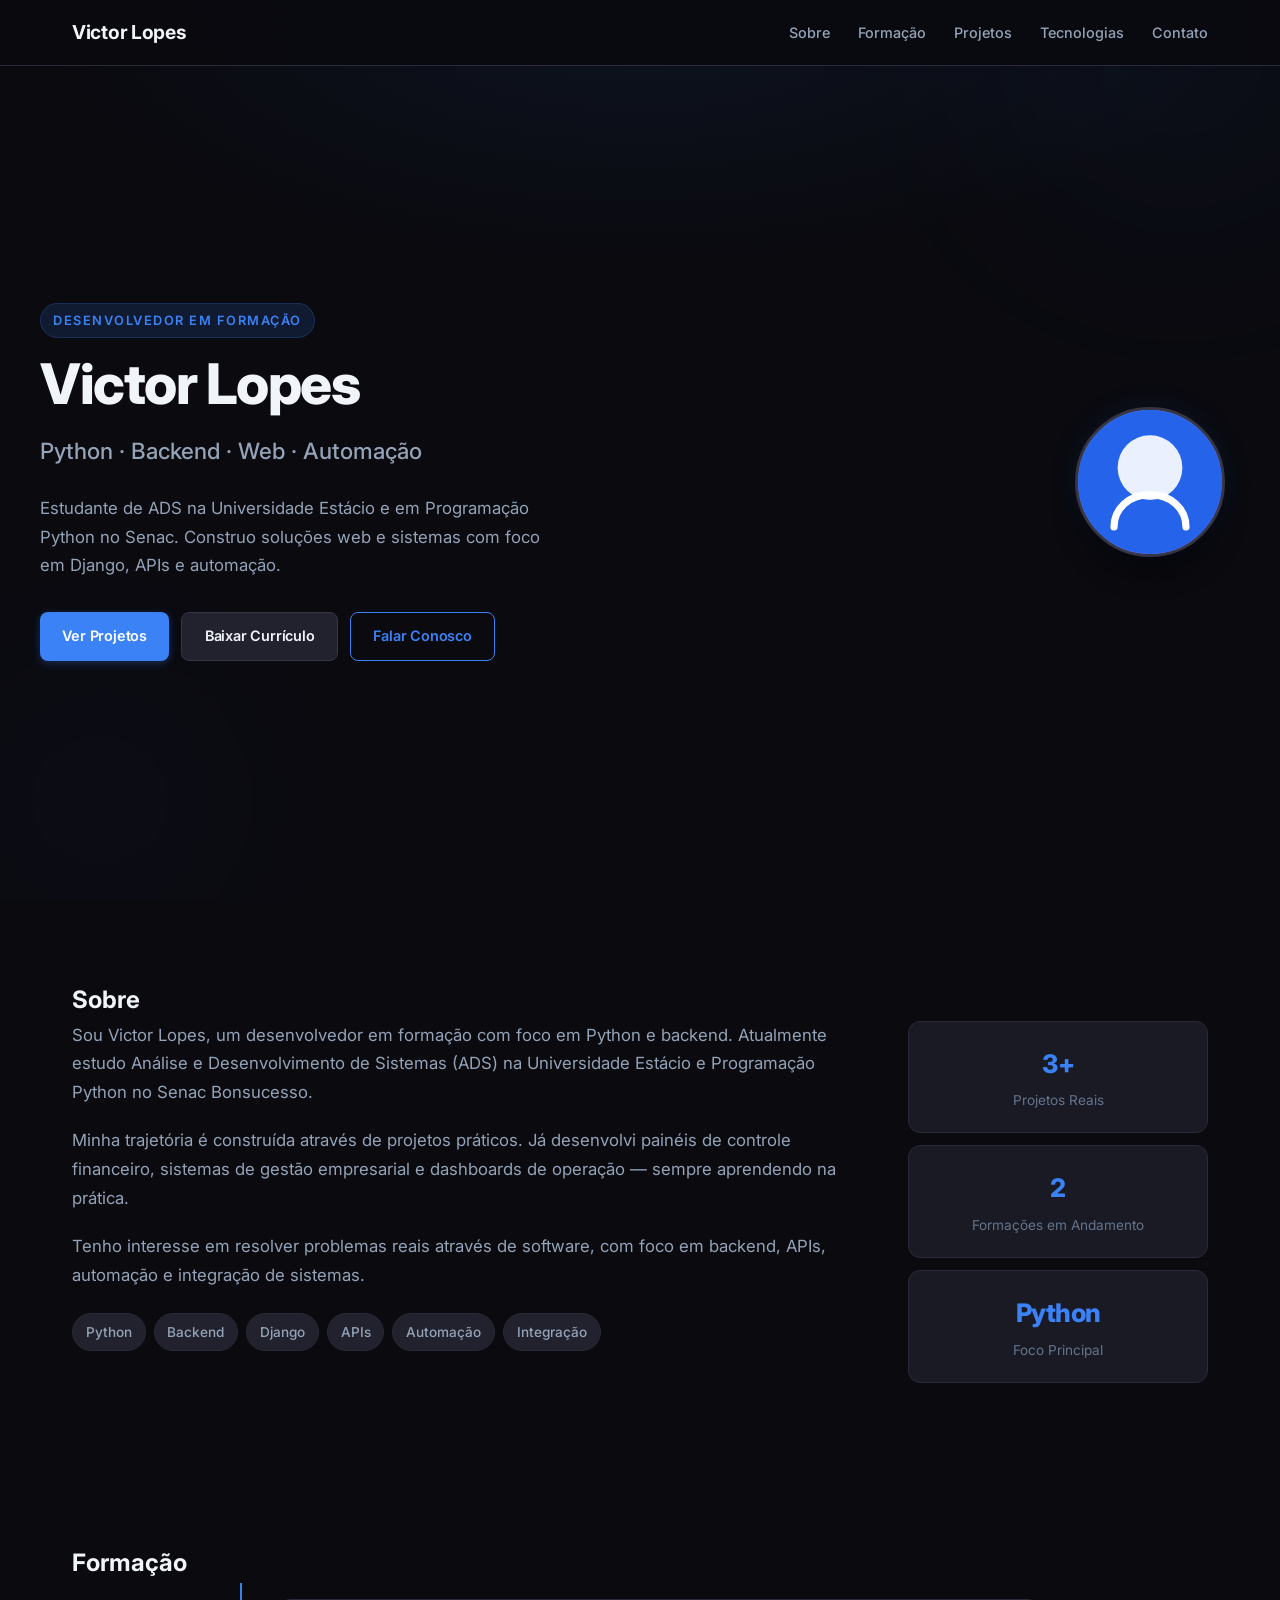
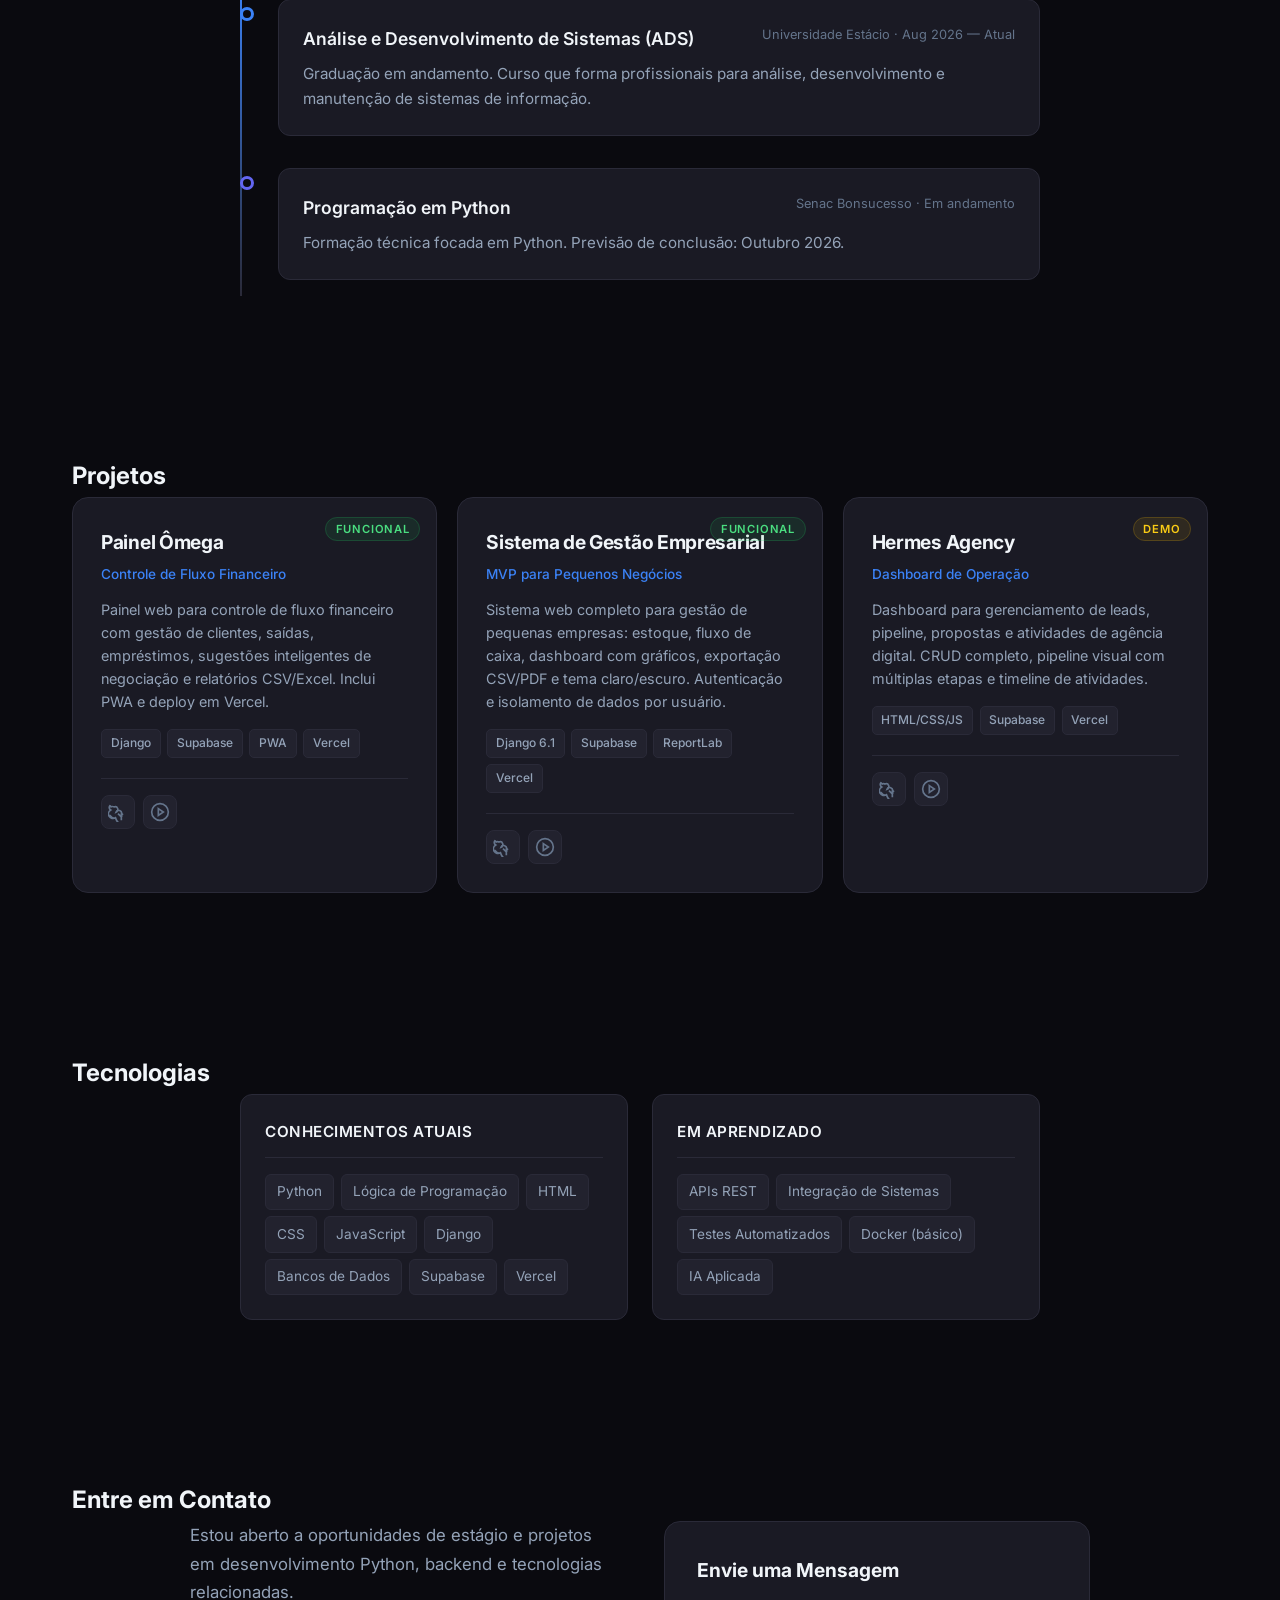
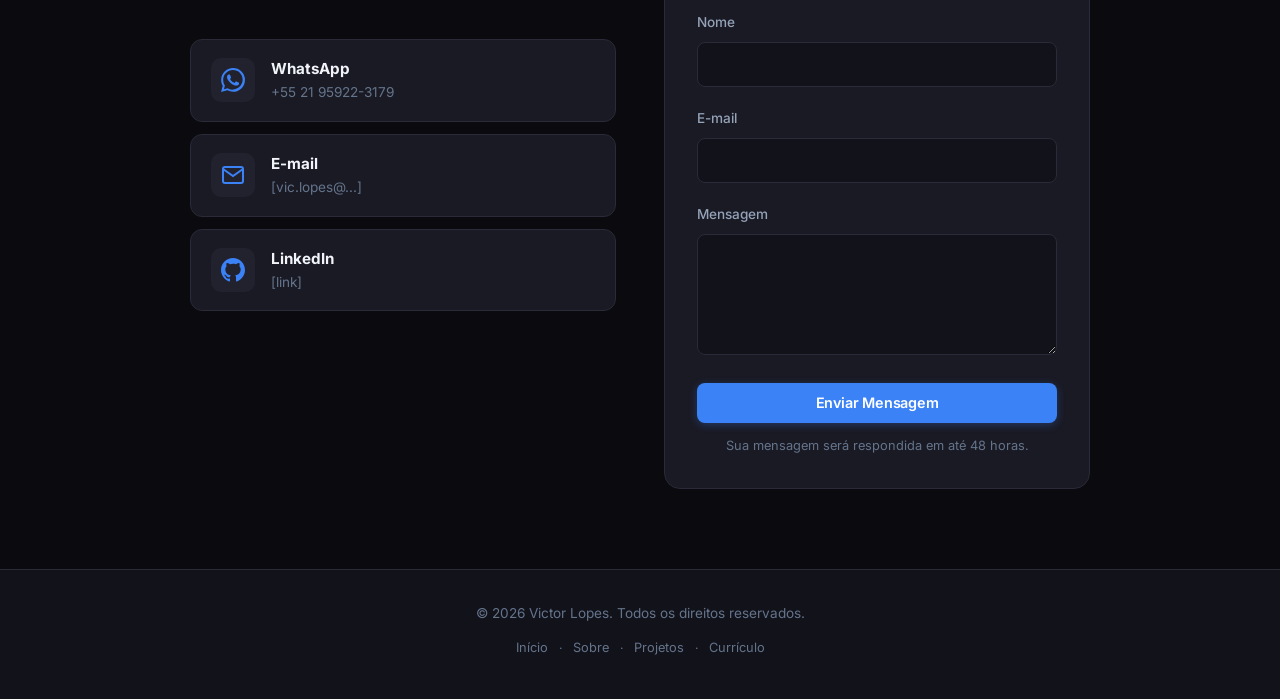
<file: index.html>
<!DOCTYPE html>
<html lang="pt-BR">
<head>
    <meta charset="UTF-8">
    <meta name="viewport" content="width=device-width, initial-scale=1.0">
    <title>Victor Lopes — Desenvolvedor em Formação</title>
    <link rel="stylesheet" href="styles.css">
    <link rel="preconnect" href="https://fonts.googleapis.com">
    <link rel="preconnect" href="https://fonts.gstatic.com" crossorigin>
    <link href="https://fonts.googleapis.com/css2?family=Inter:wght@400;500;600;700;800&display=swap" rel="stylesheet">
</head>
<body>
    <header class="header">
        <nav class="navbar">
            <a href="#hero" class="logo">Victor Lopes</a>
            <button class="menu-toggle" aria-label="Abrir menu">
                <span></span>
                <span></span>
                <span></span>
            </button>
            <ul class="nav-links">
                <li><a href="#sobre">Sobre</a></li>
                <li><a href="#formacao">Formação</a></li>
                <li><a href="#projetos">Projetos</a></li>
                <li><a href="#tecnologias">Tecnologias</a></li>
                <li><a href="#contato" class="btn-cta">Contato</a></li>
            </ul>
        </nav>
    </header>

    <main>
        <!-- HERO -->
        <section id="hero" class="hero">
            <div class="hero-content">
                <div class="hero-text">
                    <p class="hero-label">Desenvolvedor em Formação</p>
                    <h1 class="hero-title">Victor Lopes</h1>
                    <p class="hero-subtitle">
                        Python · Backend · Web · Automação
                    </p>
                    <p class="hero-description">
                        Estudante de ADS na Universidade Estácio e em Programação Python no Senac.
                        Construo soluções web e sistemas com foco em Django, APIs e automação.
                    </p>
                    <div class="hero-actions">
                        <a href="#projetos" class="btn btn-primary">Ver Projetos</a>
                        <a href="resume/curriculo_victor_lopes.pdf" download class="btn btn-secondary">
                            Baixar Currículo
                        </a>
                        <a href="#contato" class="btn btn-outline">Falar Conosco</a>
                    </div>
                </div>
                <div class="hero-visual">
                    <div class="avatar-placeholder">
                        <svg width="80" height="80" viewBox="0 0 80 80" fill="none" xmlns="http://www.w3.org/2000/svg">
                            <circle cx="40" cy="40" r="40" fill="#2563eb"/>
                            <circle cx="40" cy="32" r="18" fill="white" fill-opacity="0.9"/>
                            <path d="M20 65C20 55.06 28.06 47 40 47C51.94 47 60 55.06 60 65" stroke="white" stroke-width="4" stroke-linecap="round"/>
                        </svg>
                    </div>
                </div>
            </div>
            <div class="hero-decoration">
                <div class="glow glow-1"></div>
                <div class="glow glow-2"></div>
            </div>
        </section>

        <!-- SOBRE -->
        <section id="sobre" class="section">
            <div class="container">
                <h2 class="section-title">Sobre</h2>
                <div class="about-grid">
                    <div class="about-text">
                        <p>
                            Sou Victor Lopes, um desenvolvedor em formação com foco em Python e 
                            backend. Atualmente estudo Análise e Desenvolvimento de Sistemas (ADS) 
                            na Universidade Estácio e Programação Python no Senac Bonsucesso.
                        </p>
                        <p>
                            Minha trajetória é construída através de projetos práticos. Já desenvolvi 
                            painéis de controle financeiro, sistemas de gestão empresarial e dashboards 
                            de operação — sempre aprendendo na prática.
                        </p>
                        <p>
                            Tenho interesse em resolver problemas reais através de software, com 
                            foco em backend, APIs, automação e integração de sistemas.
                        </p>
                        <div class="interest-tags">
                            <span class="tag">Python</span>
                            <span class="tag">Backend</span>
                            <span class="tag">Django</span>
                            <span class="tag">APIs</span>
                            <span class="tag">Automação</span>
                            <span class="tag">Integração</span>
                        </div>
                    </div>
                    <div class="about-stats">
                        <div class="stat-card">
                            <div class="stat-number">3+</div>
                            <div class="stat-label">Projetos Reais</div>
                        </div>
                        <div class="stat-card">
                            <div class="stat-number">2</div>
                            <div class="stat-label">Formações em Andamento</div>
                        </div>
                        <div class="stat-card">
                            <div class="stat-number">Python</div>
                            <div class="stat-label">Foco Principal</div>
                        </div>
                    </div>
                </div>
            </div>
        </section>

        <!-- FORMAÇÃO -->
        <section id="formacao" class="section">
            <div class="container">
                <h2 class="section-title">Formação</h2>
                <div class="timeline">
                    <div class="timeline-item">
                        <div class="timeline-marker"></div>
                        <div class="timeline-content">
                            <div class="timeline-header">
                                <h3>Análise e Desenvolvimento de Sistemas (ADS)</h3>
                                <span class="timeline-meta">Universidade Estácio · Aug 2026 — Atual</span>
                            </div>
                            <p class="timeline-description">
                                Graduação em andamento. Curso que forma profissionais para análise, 
                                desenvolvimento e manutenção de sistemas de informação.
                            </p>
                        </div>
                    </div>
                    <div class="timeline-item">
                        <div class="timeline-marker"></div>
                        <div class="timeline-content">
                            <div class="timeline-header">
                                <h3>Programação em Python</h3>
                                <span class="timeline-meta">Senac Bonsucesso · Em andamento</span>
                            </div>
                            <p class="timeline-description">
                                Formação técnica focada em Python. Previsão de conclusão: Outubro 2026.
                            </p>
                        </div>
                    </div>
                </div>
            </div>
        </section>

        <!-- PROJETOS -->
        <section id="projetos" class="section">
            <div class="container">
                <h2 class="section-title">Projetos</h2>
                <div class="projects-grid">
                    <article class="project-card">
                        <div class="project-header">
                            <span class="project-status status-functional">Funcional</span>
                        </div>
                        <h3>Painel Ômega</h3>
                        <p class="project-type">Controle de Fluxo Financeiro</p>
                        <p class="project-description">
                            Painel web para controle de fluxo financeiro com gestão de clientes, 
                            saídas, empréstimos, sugestões inteligentes de negociação e relatórios 
                            CSV/Excel. Inclui PWA e deploy em Vercel.
                        </p>
                        <div class="project-tech">
                            <span class="tech-badge">Django</span>
                            <span class="tech-badge">Supabase</span>
                            <span class="tech-badge">PWA</span>
                            <span class="tech-badge">Vercel</span>
                        </div>
                        <div class="project-links">
                            <a href="#" class="link-icon" title="Ver código">
                                <svg width="20" height="20" viewBox="0 0 24 24" fill="none" stroke="currentColor" stroke-width="2">
                                    <path d="M9 19c-5 1.5-5-2.5-7-3m14 6v-3.87a3.37 3.37 0 0 0-.01-3.45 3.37 3.37 0 0 0-6.37-2.42 3.37 3.37 0 0 0-2.42-6.37 3.37 3.37 0 0 0-3.45-.01A3.37 3.37 0 0 0 2.25 4.5 3.37 3.37 0 0 0 3.24 9.56 3.37 3.37 0 0 0 9 19c1.5 5 4.5 7 7 7M12 14l3 3 3-3"/>
                                </svg>
                            </a>
                            <a href="#" class="link-icon" title="Demonstração">
                                <svg width="20" height="20" viewBox="0 0 24 24" fill="none" stroke="currentColor" stroke-width="2">
                                    <circle cx="12" cy="12" r="10"/>
                                    <polygon points="10 8 16 12 10 16 10 8"/>
                                </svg>
                            </a>
                        </div>
                    </article>

                    <article class="project-card">
                        <div class="project-header">
                            <span class="project-status status-functional">Funcional</span>
                        </div>
                        <h3>Sistema de Gestão Empresarial</h3>
                        <p class="project-type">MVP para Pequenos Negócios</p>
                        <p class="project-description">
                            Sistema web completo para gestão de pequenas empresas: estoque, 
                            fluxo de caixa, dashboard com gráficos, exportação CSV/PDF e 
                            tema claro/escuro. Autenticação e isolamento de dados por usuário.
                        </p>
                        <div class="project-tech">
                            <span class="tech-badge">Django 6.1</span>
                            <span class="tech-badge">Supabase</span>
                            <span class="tech-badge">ReportLab</span>
                            <span class="tech-badge">Vercel</span>
                        </div>
                        <div class="project-links">
                            <a href="#" class="link-icon" title="Ver código">
                                <svg width="20" height="20" viewBox="0 0 24 24" fill="none" stroke="currentColor" stroke-width="2">
                                    <path d="M9 19c-5 1.5-5-2.5-7-3m14 6v-3.87a3.37 3.37 0 0 0-.01-3.35 3.37 3.37 0 0 0-6.37-2.42 3.37 3.37 0 0 0-2.42-6.37 3.37 3.37 0 0 0-3.45-.01A3.37 3.37 0 0 0 2.25 4.5 3.37 3.37 0 0 0 3.24 9.56 3.37 3.37 0 0 0 9 19c1.5 5 4.5 7 7 7M12 14l3 3 3-3"/>
                                </svg>
                            </a>
                            <a href="#" class="link-icon" title="Demonstração">
                                <svg width="20" height="20" viewBox="0 0 24 24" fill="none" stroke="currentColor" stroke-width="2">
                                    <circle cx="12" cy="12" r="10"/>
                                    <polygon points="10 8 16 12 10 16 10 8"/>
                                </svg>
                            </a>
                        </div>
                    </article>

                    <article class="project-card">
                        <div class="project-header">
                            <span class="project-status status-demo">Demo</span>
                        </div>
                        <h3>Hermes Agency</h3>
                        <p class="project-type">Dashboard de Operação</p>
                        <p class="project-description">
                            Dashboard para gerenciamento de leads, pipeline, propostas e 
                            atividades de agência digital. CRUD completo, pipeline visual 
                            com múltiplas etapas e timeline de atividades.
                        </p>
                        <div class="project-tech">
                            <span class="tech-badge">HTML/CSS/JS</span>
                            <span class="tech-badge">Supabase</span>
                            <span class="tech-badge">Vercel</span>
                        </div>
                        <div class="project-links">
                            <a href="#" class="link-icon" title="Ver código">
                                <svg width="20" height="20" viewBox="0 0 24 24" fill="none" stroke="currentColor" stroke-width="2">
                                    <path d="M9 19c-5 1.5-5-2.5-7-3m14 6v-3.87a3.37 3.37 0 0 0-.01-3.35 3.37 3.37 0 0 0-6.37-2.42 3.37 3.37 0 0 0-2.42-6.37 3.37 3.37 0 0 0-3.45-.01A3.37 3.37 0 0 0 2.25 4.5 3.37 3.37 0 0 0 3.24 9.56 3.37 3.37 0 0 0 9 19c1.5 5 4.5 7 7 7M12 14l3 3 3-3"/>
                                </svg>
                            </a>
                            <a href="#" class="link-icon" title="Demonstração">
                                <svg width="20" height="20" viewBox="0 0 24 24" fill="none" stroke="currentColor" stroke-width="2">
                                    <circle cx="12" cy="12" r="10"/>
                                    <polygon points="10 8 16 12 10 16 10 8"/>
                                </svg>
                            </a>
                        </div>
                    </article>
                </div>
            </div>
        </section>

        <!-- TECNOLOGIAS -->
        <section id="tecnologias" class="section">
            <div class="container">
                <h2 class="section-title">Tecnologias</h2>
                <div class="tech-columns">
                    <div class="tech-column">
                        <h3>Conhecimentos Atuais</h3>
                        <div class="tech-list">
                            <span class="tech-item">Python</span>
                            <span class="tech-item">Lógica de Programação</span>
                            <span class="tech-item">HTML</span>
                            <span class="tech-item">CSS</span>
                            <span class="tech-item">JavaScript</span>
                            <span class="tech-item">Django</span>
                            <span class="tech-item">Bancos de Dados</span>
                            <span class="tech-item">Supabase</span>
                            <span class="tech-item">Vercel</span>
                        </div>
                    </div>
                    <div class="tech-column">
                        <h3>Em Aprendizado</h3>
                        <div class="tech-list">
                            <span class="tech-item">APIs REST</span>
                            <span class="tech-item">Integração de Sistemas</span>
                            <span class="tech-item">Testes Automatizados</span>
                            <span class="tech-item">Docker (básico)</span>
                            <span class="tech-item">IA Aplicada</span>
                        </div>
                    </div>
                </div>
            </div>
        </section>

        <!-- CONTATO -->
        <section id="contato" class="section section-dark">
            <div class="container">
                <h2 class="section-title">Entre em Contato</h2>
                <div class="contact-grid">
                    <div class="contact-info">
                        <p>Estou aberto a oportunidades de estágio e projetos em desenvolvimento Python, 
                           backend e tecnologias relacionadas.</p>
                        <div class="contact-items">
                            <a href="https://wa.me/5521959223179" class="contact-item" target="_blank" rel="noopener">
                                <span class="contact-icon">
                                    <svg width="24" height="24" viewBox="0 0 24 24" fill="currentColor">
                                        <path d="M17.472 14.382c-.297-.149-1.758-.867-2.03-.967-.273-.099-.471-.148-.67.15-.197.297-.767.966-.94 1.164-.173.199-.347.223-.644.075-.297-.15-1.255-.463-2.39-1.475-.883-.788-1.48-1.761-1.653-2.059-.173-.297-.018-.458.13-.606.134-.133.298-.347.446-.52.149-.174.198-.298.298-.497.099-.198.05-.371-.025-.52-.075-.149-.669-1.612-.916-2.207-.242-.579-.487-.5-.669-.51-.173-.008-.371-.01-.57-.01-.198 0-.52.074-.792.372-.272.297-1.04 1.016-1.04 2.479 0 1.462 1.065 2.875 1.213 3.074.149.198 2.096 3.2 5.077 4.487.709.306 1.262.489 1.694.625.712.227 1.36.195 1.871.118.571-.085 1.758-.719 2.006-1.413.248-.694.248-1.289.173-1.413-.074-.124-.272-.198-.57-.347m-5.421 7.403h-.004a9.87 9.87 0 01-5.031-1.378l-.361-.214-3.741.982.998-3.648-.235-.374a9.86 9.86 0 01-1.51-5.26c.001-5.45 4.436-9.884 9.888-9.884 2.64 0 5.057 1.03 6.79 2.813a9.825 9.825 0 012.813 6.79c-.003 5.45-4.437 9.884-9.885 9.884m8.413-18.297A11.815 11.815 0 0012.05 0C5.495 0 .16 5.335.157 11.892c0 2.096.547 4.142 1.588 5.945L.057 24l6.305-1.654a11.882 11.882 0 005.683 1.448h.005c6.554 0 11.89-5.335 11.893-11.893a11.821 11.821 0 00-3.48-8.413z"/>
                                    </svg>
                                </span>
                                <span class="contact-text">
                                    <strong>WhatsApp</strong>
                                    <span>+55 21 95922-3179</span>
                                </span>
                            </a>
                            <a href="mailto:email@ejemplo.com" class="contact-item">
                                <span class="contact-icon">
                                    <svg width="24" height="24" viewBox="0 0 24 24" fill="none" stroke="currentColor" stroke-width="2">
                                        <path d="M4 4h16c1.1 0 2 .9 2 2v12c0 1.1-.9 2-2 2H4c-1.1 0-2-.9-2-2V6c0-1.1.9-2 2-2z"/>
                                        <polyline points="22,6 12,13 2,6"/>
                                    </svg>
                                </span>
                                <span class="contact-text">
                                    <strong>E-mail</strong>
                                    <span>[vic.lopes@...]</span>
                                </span>
                            </a>
                            <a href="#" class="contact-item">
                                <span class="contact-icon">
                                    <svg width="24" height="24" viewBox="0 0 24 24" fill="currentColor">
                                        <path d="M12 0C5.373 0 0 5.373 0 12c0 5.302 3.438 9.8 8.207 11.387.599.111.793-.261.793-.577v-2.234c-3.338.726-4.033-1.416-4.033-1.416-.546-1.387-1.333-1.756-1.333-1.756-1.089-.745.083-.729.083-.729 1.205.084 1.839 1.237 1.839 1.237 1.07 1.834 2.807 1.304 3.492.997.107-.775.418-1.305.762-1.604-2.665-.305-5.467-1.334-5.467-5.931 0-1.311.469-2.381 1.236-3.221-.124-.303-.535-1.521.117-3.176 0 0 1.008-.322 3.301 1.23A11.509 11.509 0 0112 5.803c1.02.005 2.047.138 3.006.404 2.291-1.552 3.297-1.23 3.297-1.23.653 1.653.242 2.874.118 3.176.77.84 1.235 1.911 1.235 3.221 0 4.609-2.807 5.624-5.479 5.921.43.372.823 1.102.823 2.222v3.293c0 .319.192.694.801.576C20.566 21.797 24 17.3 24 12c0-6.627-5.373-12-12-12z"/>
                                    </svg>
                                </span>
                                <span class="contact-text">
                                    <strong>LinkedIn</strong>
                                    <span>[link]</span>
                                </span>
                            </a>
                        </div>
                    </div>
                    <form class="contact-form" id="contactForm">
                        <h3>Envie uma Mensagem</h3>
                        <div class="form-group">
                            <label for="name">Nome</label>
                            <input type="text" id="name" name="name" required>
                        </div>
                        <div class="form-group">
                            <label for="email">E-mail</label>
                            <input type="email" id="email" name="email" required>
                        </div>
                        <div class="form-group">
                            <label for="message">Mensagem</label>
                            <textarea id="message" name="message" rows="5" required></textarea>
                        </div>
                        <button type="submit" class="btn btn-primary btn-full">Enviar Mensagem</button>
                        <p class="form-note">Sua mensagem será respondida em até 48 horas.</p>
                    </form>
                </div>
            </div>
        </section>
    </main>

    <footer class="footer">
        <div class="container">
            <p>&copy; 2026 Victor Lopes. Todos os direitos reservados.</p>
            <p class="footer-links">
                <a href="#hero">Início</a> · 
                <a href="#sobre">Sobre</a> · 
                <a href="#projetos">Projetos</a> · 
                <a href="resume/curriculo_victor_lopes.pdf" download>Currículo</a>
            </p>
        </div>
    </footer>

    <script src="script.js"></script>
</body>
</html>
</file>
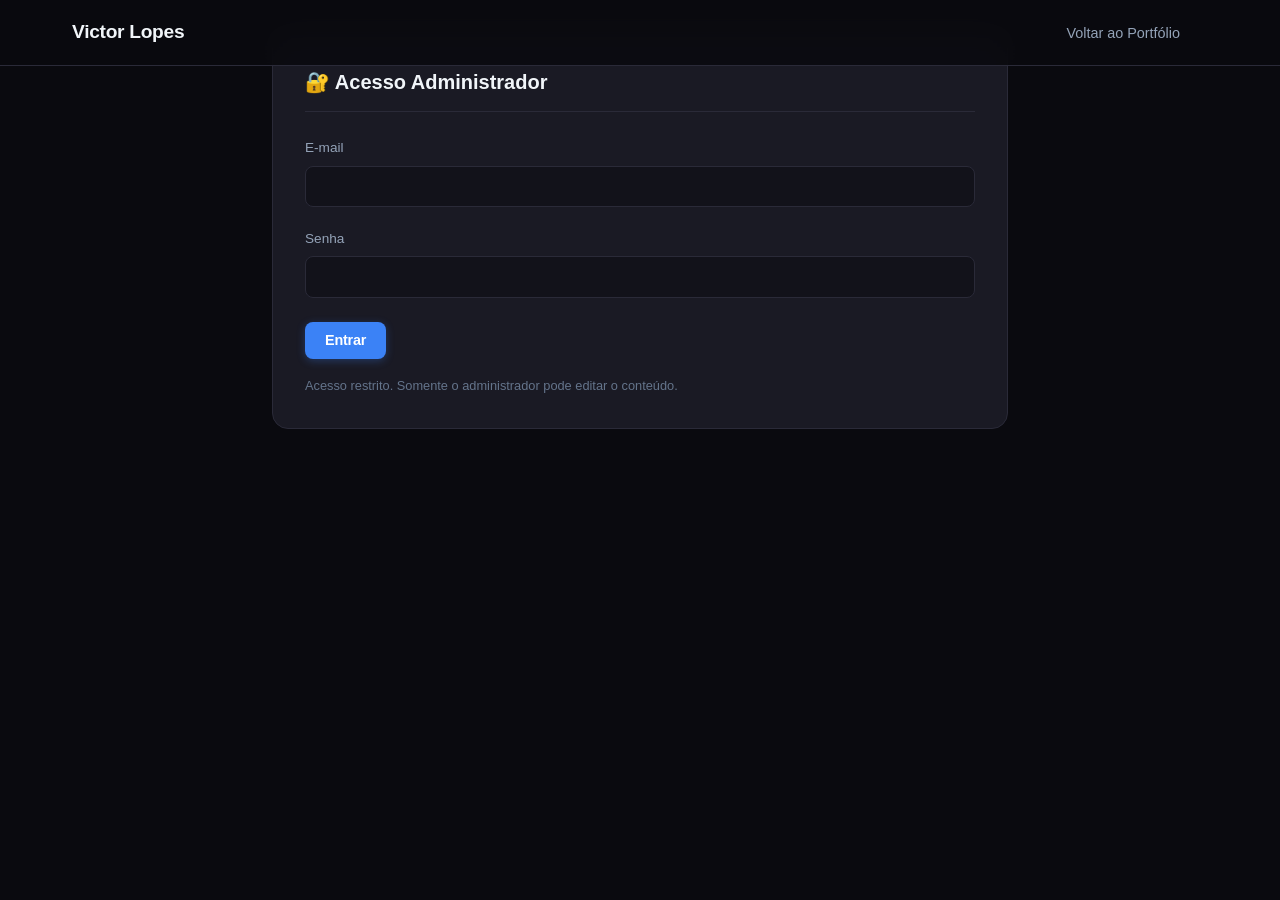
<file: admin/index.html>
<!DOCTYPE html>
<html lang="pt-BR">
<head>
    <meta charset="UTF-8">
    <meta name="viewport" content="width=device-width, initial-scale=1.0">
    <title>Painel Admin — Victor Lopes</title>
    <link rel="stylesheet" href="../styles.css">
    <style>
        .admin-container {
            max-width: 800px;
            margin: 0 auto;
            padding: 2rem;
        }

        .admin-card {
            background: var(--bg-card);
            border: 1px solid var(--border);
            border-radius: 16px;
            padding: 2rem;
            margin-bottom: 1.5rem;
        }

        .admin-card h2 {
            font-size: 1.25rem;
            color: var(--text-primary);
            margin-bottom: 1.5rem;
            padding-bottom: 0.75rem;
            border-bottom: 1px solid var(--border);
        }

        .form-group {
            margin-bottom: 1.25rem;
        }

        .form-group label {
            display: block;
            font-size: 0.85rem;
            font-weight: 500;
            color: var(--text-secondary);
            margin-bottom: 0.4rem;
        }

        .form-group input,
        .form-group textarea,
        .form-group select {
            width: 100%;
            padding: 0.7rem 1rem;
            border: 1px solid var(--border);
            border-radius: 8px;
            font-size: 0.95rem;
            font-family: var(--font-sans);
            background: var(--bg-secondary);
            color: var(--text-primary);
            transition: border-color var(--transition);
        }

        .form-group input:focus,
        .form-group textarea:focus,
        .form-group select:focus {
            outline: none;
            border-color: var(--primary);
        }

        .form-group textarea {
            min-height: 100px;
            resize: vertical;
        }

        .btn-row {
            display: flex;
            gap: 0.75rem;
            margin-top: 1.5rem;
        }

        .alert {
            padding: 1rem 1.25rem;
            border-radius: 8px;
            margin-bottom: 1rem;
            font-size: 0.9rem;
        }

        .alert-error {
            background: rgba(239, 68, 68, 0.1);
            border: 1px solid rgba(239, 68, 68, 0.2);
            color: #f87171;
        }

        .alert-success {
            background: rgba(34, 197, 94, 0.1);
            border: 1px solid rgba(34, 197, 94, 0.2);
            color: #4ade80;
        }

        .btn {
            padding: 0.65rem 1.25rem;
        }
    </style>
</head>
<body>
    <header class="header">
        <nav class="navbar">
            <a href="../index.html" class="logo">Victor Lopes</a>
            <ul class="nav-links">
                <li><a href="../index.html">Voltar ao Portfólio</a></li>
                <li><a href="#" id="logoutBtn" style="display:none;">Sair</a></li>
            </ul>
        </nav>
    </header>

    <main>
        <div class="admin-container">
            <!-- Login -->
            <div id="loginSection" class="admin-card">
                <h2>🔐 Acesso Administrador</h2>
                <div id="loginMessage"></div>
                <form id="loginForm">
                    <div class="form-group">
                        <label for="adminEmail">E-mail</label>
                        <input type="email" id="adminEmail" required>
                    </div>
                    <div class="form-group">
                        <label for="adminPassword">Senha</label>
                        <input type="password" id="adminPassword" required>
                    </div>
                    <div class="btn-row">
                        <button type="submit" class="btn btn-primary">Entrar</button>
                    </div>
                </form>
                <p style="margin-top: 1rem; font-size: 0.8rem; color: var(--text-muted);">
                    Acesso restrito. Somente o administrador pode editar o conteúdo.
                </p>
            </div>

            <!-- Dashboard (só aparece logado) -->
            <div id="dashboardSection" style="display:none;">
                <div class="admin-card">
                    <h2>⚙️ Editar Conteúdo do Portfólio</h2>
                    
                    <div class="alert alert-success" id="successMessage" style="display:none;">
                        Conteúdo atualizado com sucesso!
                    </div>

                    <form id="profileForm">
                        <div class="form-group">
                            <label for="profileName">Nome Completo</label>
                            <input type="text" id="profileName" value="Victor Hugo Lopes da Silva">
                        </div>

                        <div class="form-group">
                            <label for="profileProfessional">Nome Profissional</label>
                            <input type="text" id="profileProfessional" value="Victor Lopes">
                        </div>

                        <div class="form-group">
                            <label for="profileTitle">Título / Cargo</label>
                            <input type="text" id="profileTitle" value="Desenvolvedor em Formação">
                        </div>

                        <div class="form-group">
                            <label for="profileSubtitle">Subtítulo (Hero)</label>
                            <input type="text" id="profileSubtitle" value="Python · Backend · Web · Automação">
                        </div>

                        <div class="form-group">
                            <label for="profileDescription">Descrição (Sobre)</label>
                            <textarea id="profileDescription" rows="4">Sou Victor Lopes, um desenvolvedor em formação com foco em Python e backend. Atualmente estudo Análise e Desenvolvimento de Sistemas (ADS) na Universidade Estácio e Programação Python no Senac Bonsucesso.</textarea>
                        </div>

                        <div class="form-group">
                            <label for="profileWhatsapp">WhatsApp</label>
                            <input type="text" id="profileWhatsapp" value="+55 21 95922-3179">
                        </div>

                        <div class="form-group">
                            <label for="profileEmail">E-mail</label>
                            <input type="email" id="profileEmail" value="" placeholder="vic.lopes@...">
                        </div>

                        <div class="form-group">
                            <label for="profileLinkedin">LinkedIn URL</label>
                            <input type="url" id="profileLinkedin" value="" placeholder="https://linkedin.com/in/...">
                        </div>

                        <div class="form-group">
                            <label for="profileGithub">GitHub URL</label>
                            <input type="url" id="profileGithub" value="" placeholder="https://github.com/...">
                        </div>

                        <div class="form-group">
                            <label for="portfolioUrl">URL do Portfólio</label>
                            <input type="url" id="portfolioUrl" value="" placeholder="https://victorlopes.vercel.app">
                        </div>

                        <div class="btn-row">
                            <button type="submit" class="btn btn-primary">Salvar Alterações</button>
                            <button type="reset" class="btn btn-secondary">Resetar</button>
                        </div>
                    </form>
                </div>

                <div class="admin-card">
                    <h2>ℹ️ Informações</h2>
                    <p style="color: var(--text-secondary); font-size: 0.9rem; line-height: 1.6;">
                        Este painel usa <strong>localStorage</strong> para salvar as alterações localmente.
                        Para sincronizar com o site publicado, o conteúdo deve ser atualizado no código-fonte
                        ou em um backend futuro (Supabase).
                    </p>
                    <p style="color: var(--text-muted); font-size: 0.8rem; margin-top: 1rem;">
                        <strong>Nota de segurança:</strong> Nenhum dado sensível (CPF, senhas) deve ser 
                        inserido neste painel. O CPF é utilizado apenas como identificação interna e nunca 
                        é exibido no frontend.
                    </p>
                </div>
            </div>
        </div>
    </main>

    <script>
        // Configurações de login (em produção, usar backend)
        const ADMIN_CREDENTIALS = {
            email: 'admin@victorlopes.local',
            password: 'admin2026' // Em produção: usar hash e backend seguro
        };

        // Estado da sessão
        let isLoggedIn = false;

        // Elementos DOM
        const loginSection = document.getElementById('loginSection');
        const dashboardSection = document.getElementById('dashboardSection');
        const loginForm = document.getElementById('loginForm');
        const loginMessage = document.getElementById('loginMessage');
        const logoutBtn = document.getElementById('logoutBtn');
        const profileForm = document.getElementById('profileForm');
        const successMessage = document.getElementById('successMessage');

        // Inicializar
        document.addEventListener('DOMContentLoaded', () => {
            // Verificar se já está logado (sessionStorage)
            const session = sessionStorage.getItem('adminSession');
            if (session === 'true') {
                isLoggedIn = true;
                showDashboard();
            }

            // Event Listeners
            loginForm?.addEventListener('submit', handleLogin);
            profileForm?.addEventListener('submit', handleProfileUpdate);
            logoutBtn?.addEventListener('click', handleLogout);
        });

        // Login
        function handleLogin(e) {
            e.preventDefault();
            
            const email = document.getElementById('adminEmail').value;
            const password = document.getElementById('adminPassword').value;

            // Verificação (demonstração - em produção usar backend)
            if (email === ADMIN_CREDENTIALS.email && password === ADMIN_CREDENTIALS.password) {
                isLoggedIn = true;
                sessionStorage.setItem('adminSession', 'true');
                loginMessage.innerHTML = '';
                showDashboard();
            } else {
                loginMessage.innerHTML = '<div class="alert alert-error">E-mail ou senha incorretos.</div>';
            }
        }

        // Mostrar dashboard
        function showDashboard() {
            loginSection.style.display = 'none';
            dashboardSection.style.display = 'block';
            logoutBtn.style.display = 'inline-block';
            
            // Carregar dados salvos no localStorage
            loadSavedData();
        }

        // Carregar dados do localStorage
        function loadSavedData() {
            const saved = localStorage.getItem('portfolioData');
            if (saved) {
                try {
                    const data = JSON.parse(saved);
                    document.getElementById('profileName').value = data.name || '';
                    document.getElementById('profileProfessional').value = data.professional || '';
                    document.getElementById('profileTitle').value = data.title || '';
                    document.getElementById('profileSubtitle').value = data.subtitle || '';
                    document.getElementById('profileDescription').value = data.description || '';
                    document.getElementById('profileWhatsapp').value = data.whatsapp || '';
                    document.getElementById('profileEmail').value = data.email || '';
                    document.getElementById('profileLinkedin').value = data.linkedin || '';
                    document.getElementById('profileGithub').value = data.github || '';
                    document.getElementById('portfolioUrl').value = data.portfolio || '';
                } catch (e) {
                    console.error('Erro ao carregar dados:', e);
                }
            }
        }

        // Salvar dados no localStorage
        function saveData(data) {
            localStorage.setItem('portfolioData', JSON.stringify(data));
        }

        // Atualizar perfil
        function handleProfileUpdate(e) {
            e.preventDefault();
            
            const data = {
                name: document.getElementById('profileName').value,
                professional: document.getElementById('profileProfessional').value,
                title: document.getElementById('profileTitle').value,
                subtitle: document.getElementById('profileSubtitle').value,
                description: document.getElementById('profileDescription').value,
                whatsapp: document.getElementById('profileWhatsapp').value,
                email: document.getElementById('profileEmail').value,
                linkedin: document.getElementById('profileLinkedin').value,
                github: document.getElementById('profileGithub').value,
                portfolio: document.getElementById('portfolioUrl').value,
                updatedAt: new Date().toISOString()
            };

            saveData(data);
            
            successMessage.style.display = 'block';
            setTimeout(() => {
                successMessage.style.display = 'none';
            }, 3000);
        }

        // Logout
        function handleLogout() {
            isLoggedIn = false;
            sessionStorage.removeItem('adminSession');
            loginSection.style.display = 'block';
            dashboardSection.style.display = 'none';
            logoutBtn.style.display = 'none';
            document.getElementById('adminEmail').value = '';
            document.getElementById('adminPassword').value = '';
        }
    </script>
</body>
</html>
</file>
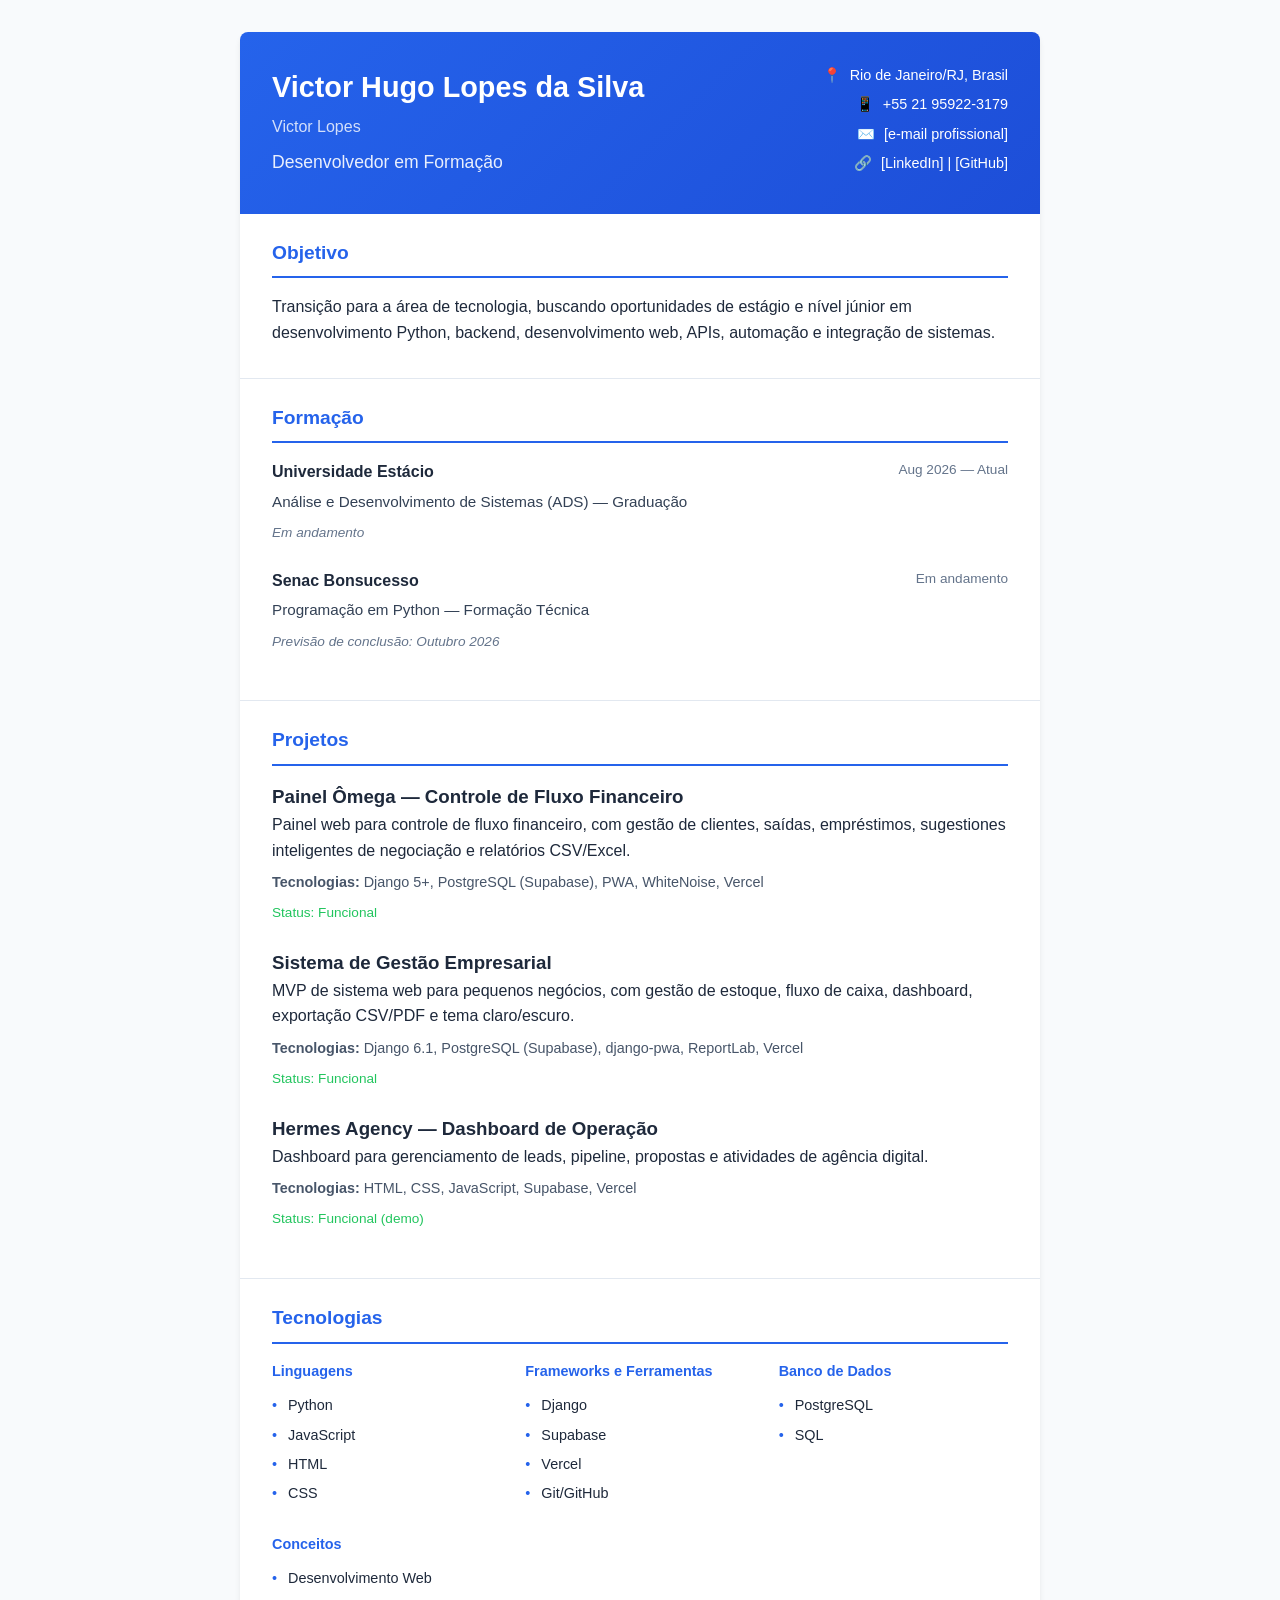
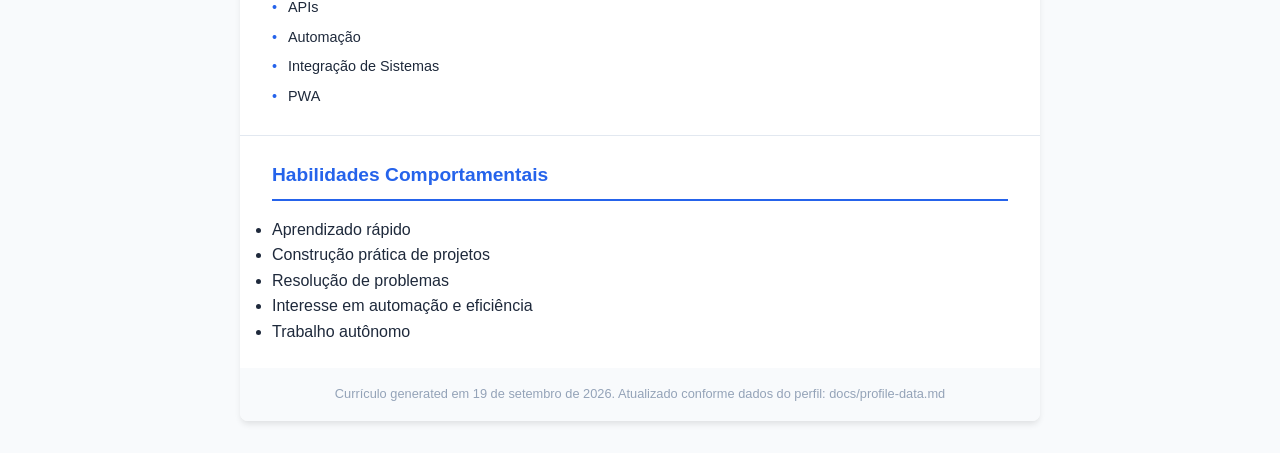
<file: resume/resume.html>
<!DOCTYPE html>
<html lang="pt-BR">
<head>
    <meta charset="UTF-8">
    <meta name="viewport" content="width=device-width, initial-scale=1.0">
    <title>Currículo — Victor Lopes</title>
    <link rel="stylesheet" href="styles.css">
</head>
<body>
    <main class="resume-container">
        <header class="resume-header">
            <div class="header-info">
                <h1 class="name">Victor Hugo Lopes da Silva</h1>
                <p class="professional-name">Victor Lopes</p>
                <p class="title">Desenvolvedor em Formação</p>
            </div>
            <div class="contact-info">
                <p class="contact-item">
                    <span class="label">📍</span> Rio de Janeiro/RJ, Brasil
                </p>
                <p class="contact-item">
                    <span class="label">📱</span> +55 21 95922-3179
                </p>
                <p class="contact-item">
                    <span class="label">✉️</span> [e-mail profissional]
                </p>
                <p class="contact-item">
                    <span class="label">🔗</span> [LinkedIn] | [GitHub]
                </p>
            </div>
        </header>

        <section class="resume-section">
            <h2>Objetivo</h2>
            <p>
                Transição para a área de tecnologia, buscando oportunidades de estágio 
                e nível júnior em desenvolvimento Python, backend, desenvolvimento web, 
                APIs, automação e integração de sistemas.
            </p>
        </section>

        <section class="resume-section">
            <h2>Formação</h2>
            
            <div class="education-item">
                <div class="education-header">
                    <h3 class="institution">Universidade Estácio</h3>
                    <span class="period">Aug 2026 — Atual</span>
                </div>
                <p class="course">Análise e Desenvolvimento de Sistemas (ADS) — Graduação</p>
                <p class="status">Em andamento</p>
            </div>

            <div class="education-item">
                <div class="education-header">
                    <h3 class="institution">Senac Bonsucesso</h3>
                    <span class="period">Em andamento</span>
                </div>
                <p class="course">Programação em Python — Formação Técnica</p>
                <p class="status">Previsão de conclusão: Outubro 2026</p>
            </div>
        </section>

        <section class="resume-section">
            <h2>Projetos</h2>

            <div class="project-item">
                <h3>Painel Ômega — Controle de Fluxo Financeiro</h3>
                <p class="project-description">
                    Painel web para controle de fluxo financeiro, com gestão de clientes, 
                    saídas, empréstimos, sugestiones inteligentes de negociação e relatórios 
                    CSV/Excel.
                </p>
                <p class="project-tech">
                    <strong>Tecnologias:</strong> Django 5+, PostgreSQL (Supabase), PWA, 
                    WhiteNoise, Vercel
                </p>
                <p class="project-status">Status: Funcional</p>
            </div>

            <div class="project-item">
                <h3>Sistema de Gestão Empresarial</h3>
                <p class="project-description">
                    MVP de sistema web para pequenos negócios, com gestão de estoque, 
                    fluxo de caixa, dashboard, exportação CSV/PDF e tema claro/escuro.
                </p>
                <p class="project-tech">
                    <strong>Tecnologias:</strong> Django 6.1, PostgreSQL (Supabase), 
                    django-pwa, ReportLab, Vercel
                </p>
                <p class="project-status">Status: Funcional</p>
            </div>

            <div class="project-item">
                <h3>Hermes Agency — Dashboard de Operação</h3>
                <p class="project-description">
                    Dashboard para gerenciamento de leads, pipeline, propostas e atividades 
                    de agência digital.
                </p>
                <p class="project-tech">
                    <strong>Tecnologias:</strong> HTML, CSS, JavaScript, Supabase, Vercel
                </p>
                <p class="project-status">Status: Funcional (demo)</p>
            </div>
        </section>

        <section class="resume-section">
            <h2>Tecnologias</h2>

            <div class="skills-grid">
                <div class="skill-category">
                    <h3>Linguagens</h3>
                    <ul>
                        <li>Python</li>
                        <li>JavaScript</li>
                        <li>HTML</li>
                        <li>CSS</li>
                    </ul>
                </div>
                <div class="skill-category">
                    <h3>Frameworks e Ferramentas</h3>
                    <ul>
                        <li>Django</li>
                        <li>Supabase</li>
                        <li>Vercel</li>
                        <li>Git/GitHub</li>
                    </ul>
                </div>
                <div class="skill-category">
                    <h3>Banco de Dados</h3>
                    <ul>
                        <li>PostgreSQL</li>
                        <li>SQL</li>
                    </ul>
                </div>
                <div class="skill-category">
                    <h3>Conceitos</h3>
                    <ul>
                        <li>Desenvolvimento Web</li>
                        <li>APIs</li>
                        <li>Automação</li>
                        <li>Integração de Sistemas</li>
                        <li>PWA</li>
                    </ul>
                </div>
            </div>
        </section>

        <section class="resume-section">
            <h2>Habilidades Comportamentais</h2>
            <ul>
                <li>Aprendizado rápido</li>
                <li>Construção prática de projetos</li>
                <li>Resolução de problemas</li>
                <li>Interesse em automação e eficiência</li>
                <li>Trabalho autônomo</li>
            </ul>
        </section>

        <footer class="resume-footer">
            <p>
                Currículo generated em 19 de setembro de 2026.
                Atualizado conforme dados do perfil: docs/profile-data.md
            </p>
        </footer>
    </main>
</body>
</html>
</file>
<file: styles.css>
/* ========================================
   Victor Lopes — Portfólio Profissional
   Tema: Dark Moderno
   ======================================== */

/* Reset e base */
*, *::before, *::after {
    margin: 0;
    padding: 0;
    box-sizing: border-box;
}

:root {
    /* Paleta Dark */
    --bg-primary: #0a0a0f;
    --bg-secondary: #12121a;
    --bg-card: #1a1a24;
    --bg-elevated: #22222e;
    --bg-hover: #2a2a38;
    
    /* Cores de texto */
    --text-primary: #f1f5f9;
    --text-secondary: #94a3b8;
    --text-muted: #64748b;
    
    /* Cores de destaque */
    --primary: #3b82f6;
    --primary-hover: #2563eb;
    --primary-glow: rgba(59, 130, 246, 0.15);
    --accent: #6366f1;
    
    /* Bordas */
    --border: #2a2a38;
    --border-light: #363645;
    
    /* Sombras */
    --shadow-sm: 0 1px 2px rgba(0, 0, 0, 0.3);
    --shadow: 0 4px 6px -1px rgba(0, 0, 0, 0.4);
    --shadow-md: 0 10px 15px -3px rgba(0, 0, 0, 0.5);
    --shadow-lg: 0 20px 25px -5px rgba(0, 0, 0, 0.5);
    --glow: 0 0 30px rgba(59, 130, 246, 0.1);
    
    /* Transições */
    --transition: 0.25s ease;
    
    /* Fontes */
    --font-sans: 'Inter', -apple-system, BlinkMacSystemFont, 'Segoe UI', Roboto, sans-serif;
}

html {
    scroll-behavior: smooth;
    font-size: 16px;
}

body {
    font-family: var(--font-sans);
    line-height: 1.7;
    color: var(--text-primary);
    background: var(--bg-primary);
    -webkit-font-smoothing: antialiased;
    -moz-osx-font-smoothing: grayscale;
    min-height: 100vh;
}

/* Seletor de texto */
::selection {
    background: var(--primary);
    color: white;
}

/* Focus visível */
:focus-visible {
    outline: 2px solid var(--primary);
    outline-offset: 2px;
    border-radius: 2px;
}

/* Scrollbar */
::-webkit-scrollbar {
    width: 8px;
    height: 8px;
}

::-webkit-scrollbar-track {
    background: var(--bg-secondary);
}

::-webkit-scrollbar-thumb {
    background: var(--border-light);
    border-radius: 4px;
}

::-webkit-scrollbar-thumb:hover {
    background: var(--text-muted);
}

/* ========================================
   HEADER E NAVEGAÇÃO
   ======================================== */

.header {
    position: fixed;
    top: 0;
    left: 0;
    right: 0;
    z-index: 1000;
    background: rgba(10, 10, 15, 0.85);
    backdrop-filter: blur(16px);
    -webkit-backdrop-filter: blur(16px);
    border-bottom: 1px solid var(--border);
}

.navbar {
    max-width: 1200px;
    margin: 0 auto;
    padding: 1rem 2rem;
    display: flex;
    justify-content: space-between;
    align-items: center;
}

.logo {
    font-size: 1.2rem;
    font-weight: 700;
    color: var(--text-primary);
    text-decoration: none;
    letter-spacing: -0.3px;
    transition: color var(--transition);
}

.logo:hover {
    color: var(--primary);
}

.nav-links {
    display: flex;
    list-style: none;
    gap: 1.75rem;
    align-items: center;
}

.nav-links a {
    text-decoration: none;
    color: var(--text-secondary);
    font-weight: 500;
    font-size: 0.9rem;
    transition: color var(--transition);
    position: relative;
    padding: 0.25rem 0;
}

.nav-links a:hover {
    color: var(--text-primary);
}

.nav-links a::after {
    content: '';
    position: absolute;
    bottom: 0;
    left: 0;
    width: 0;
    height: 2px;
    background: var(--primary);
    transition: width var(--transition);
    border-radius: 1px;
}

.nav-links a:hover::after {
    width: 100%;
}

.menu-toggle {
    display: none;
    flex-direction: column;
    gap: 5px;
    background: none;
    border: none;
    cursor: pointer;
    padding: 4px;
}

.menu-toggle span {
    width: 24px;
    height: 2px;
    background: var(--text-primary);
    transition: var(--transition);
    border-radius: 1px;
}

/* ========================================
   BOTÕES
   ======================================== */

.btn {
    display: inline-flex;
    align-items: center;
    justify-content: center;
    gap: 0.5rem;
    padding: 0.7rem 1.4rem;
    border-radius: 8px;
    font-weight: 600;
    font-size: 0.9rem;
    text-decoration: none;
    border: none;
    cursor: pointer;
    transition: all var(--transition);
    font-family: var(--font-sans);
    letter-spacing: -0.2px;
}

.btn-primary {
    background: var(--primary);
    color: white;
    box-shadow: 0 2px 8px rgba(59, 130, 246, 0.3);
}

.btn-primary:hover {
    background: var(--primary-hover);
    transform: translateY(-2px);
    box-shadow: 0 4px 12px rgba(59, 130, 246, 0.4);
}

.btn-secondary {
    background: var(--bg-elevated);
    color: var(--text-primary);
    border: 1px solid var(--border-light);
}

.btn-secondary:hover {
    background: var(--bg-hover);
    transform: translateY(-2px);
    box-shadow: var(--shadow);
}

.btn-outline {
    background: transparent;
    color: var(--primary);
    border: 1px solid var(--primary);
}

.btn-outline:hover {
    background: var(--primary);
    color: white;
    transform: translateY(-2px);
}

.btn-full {
    width: 100%;
}

/* ========================================
   HERO
   ======================================== */

.hero {
    min-height: 100vh;
    display: flex;
    align-items: center;
    justify-content: center;
    padding: 8rem 2rem 4rem;
    position: relative;
    overflow: hidden;
    background: 
        radial-gradient(ellipse 80% 50% at 50% 0%, rgba(59, 130, 246, 0.08) 0%, transparent 60%),
        var(--bg-primary);
}

.hero-content {
    max-width: 1200px;
    width: 100%;
    display: flex;
    align-items: center;
    justify-content: space-between;
    gap: 4rem;
    position: relative;
    z-index: 1;
}

.hero-text {
    flex: 1;
    max-width: 600px;
}

.hero-label {
    display: inline-block;
    font-size: 0.8rem;
    font-weight: 600;
    color: var(--primary);
    text-transform: uppercase;
    letter-spacing: 1.5px;
    margin-bottom: 1rem;
    padding: 0.35rem 0.75rem;
    background: var(--primary-glow);
    border: 1px solid rgba(59, 130, 246, 0.2);
    border-radius: 100px;
}

.hero-title {
    font-size: 3.5rem;
    font-weight: 800;
    color: var(--text-primary);
    line-height: 1.1;
    margin-bottom: 1rem;
    letter-spacing: -1.5px;
}

.hero-subtitle {
    font-size: 1.4rem;
    color: var(--text-secondary);
    margin-bottom: 1.5rem;
    font-weight: 500;
}

.hero-description {
    font-size: 1.05rem;
    color: var(--text-secondary);
    margin-bottom: 2rem;
    max-width: 500px;
    line-height: 1.7;
}

.hero-actions {
    display: flex;
    gap: 0.75rem;
    flex-wrap: wrap;
}

.hero-visual {
    flex: 0 0 180px;
    display: flex;
    justify-content: center;
}

.avatar-placeholder {
    width: 150px;
    height: 150px;
    border-radius: 50%;
    overflow: hidden;
    box-shadow: var(--shadow-lg), var(--glow);
    border: 3px solid var(--border-light);
    background: linear-gradient(135deg, var(--primary) 0%, var(--accent) 100%);
}

.avatar-placeholder svg {
    width: 100%;
    height: 100%;
}

.hero-decoration {
    position: absolute;
    inset: 0;
    pointer-events: none;
    overflow: hidden;
}

.glow {
    position: absolute;
    border-radius: 50%;
    filter: blur(100px);
    opacity: 0.5;
}

.glow-1 {
    width: 500px;
    height: 500px;
    background: radial-gradient(circle, rgba(59, 130, 246, 0.15) 0%, transparent 70%);
    top: -200px;
    right: -150px;
}

.glow-2 {
    width: 400px;
    height: 400px;
    background: radial-gradient(circle, rgba(99, 102, 241, 0.12) 0%, transparent 70%);
    bottom: -100px;
    left: -100px;
}

/* Grid de fundo */
.grid-bg {
    position: absolute;
    inset: 0;
    background-image: 
        linear-gradient(rgba(255, 255, 255, 0.02) 1px, transparent 1px),
        linear-gradient(90deg, rgba(255, 255, 255, 0.02) 1px, transparent 1px);
    background-size: 60px 60px;
    mask-image: radial-gradient(ellipse 80% 50% at 50% 0%, black 0%, transparent 70%);
    pointer-events: none;
}

/* ========================================
   SECTIONS
   ======================================== */

.section {
    padding: 5rem 2rem;
    max-width: 1200px;
    margin: 0 auto;
}

.section-header {
    text-align: center;
    margin-bottom: 3rem;
}

.section-header h2 {
    font-size: 2rem;
    font-weight: 700;
    color: var(--text-primary);
    letter-spacing: -0.5px;
    margin-bottom: 0.5rem;
}

.section-header p {
    color: var(--text-muted);
    font-size: 1rem;
}

/* ========================================
   SOBRE
   ======================================== */

.about-grid {
    display: grid;
    grid-template-columns: 1fr 300px;
    gap: 3rem;
    align-items: start;
}

.about-text p {
    margin-bottom: 1.25rem;
    font-size: 1.05rem;
    color: var(--text-secondary);
    line-height: 1.7;
}

.about-text p:last-child {
    margin-bottom: 0;
}

.interest-tags {
    display: flex;
    flex-wrap: wrap;
    gap: 0.5rem;
    margin-top: 1.5rem;
}

.tag {
    display: inline-block;
    padding: 0.4rem 0.8rem;
    background: var(--bg-elevated);
    border: 1px solid var(--border);
    border-radius: 100px;
    font-size: 0.85rem;
    font-weight: 500;
    color: var(--text-secondary);
    transition: all var(--transition);
}

.tag:hover {
    background: var(--primary);
    color: white;
    border-color: var(--primary);
    box-shadow: 0 2px 8px rgba(59, 130, 246, 0.3);
}

.about-stats {
    display: flex;
    flex-direction: column;
    gap: 0.75rem;
}

.stat-card {
    background: var(--bg-card);
    border: 1px solid var(--border);
    border-radius: 12px;
    padding: 1.25rem;
    text-align: center;
    transition: all var(--transition);
}

.stat-card:hover {
    border-color: var(--border-light);
    transform: translateY(-2px);
}

.stat-number {
    font-size: 1.6rem;
    font-weight: 800;
    color: var(--primary);
    letter-spacing: -0.5px;
}

.stat-label {
    font-size: 0.85rem;
    color: var(--text-muted);
    margin-top: 0.25rem;
}

/* ========================================
   TIMELINE / FORMAÇÃO
   ======================================== */

.timeline {
    position: relative;
    max-width: 800px;
    margin: 0 auto;
    padding: 1rem 0;
}

.timeline::before {
    content: '';
    position: absolute;
    left: 0;
    top: 0;
    bottom: 0;
    width: 2px;
    background: linear-gradient(to bottom, var(--primary), var(--border));
}

.timeline-item {
    display: flex;
    gap: 1.5rem;
    margin-bottom: 2rem;
    position: relative;
}

.timeline-item:last-child {
    margin-bottom: 0;
}

.timeline-marker {
    width: 14px;
    height: 14px;
    background: var(--bg-primary);
    border: 3px solid var(--primary);
    border-radius: 50%;
    flex-shrink: 0;
    margin-top: 0.5rem;
    position: relative;
    z-index: 1;
    transition: all var(--transition);
}

.timeline-item:hover .timeline-marker {
    background: var(--primary);
    box-shadow: 0 0 12px rgba(59, 130, 246, 0.4);
}

.timeline-item:last-child .timeline-marker {
    border-color: var(--accent);
}

.timeline-item:last-child:hover .timeline-marker {
    box-shadow: 0 0 12px rgba(99, 102, 241, 0.4);
}

.timeline-content {
    flex: 1;
    background: var(--bg-card);
    border: 1px solid var(--border);
    border-radius: 12px;
    padding: 1.5rem;
    transition: all var(--transition);
}

.timeline-content:hover {
    border-color: var(--border-light);
    box-shadow: var(--shadow);
}

.timeline-header {
    display: flex;
    justify-content: space-between;
    align-items: flex-start;
    gap: 1rem;
    margin-bottom: 0.5rem;
    flex-wrap: wrap;
}

.timeline-header h3 {
    font-size: 1.1rem;
    font-weight: 600;
    color: var(--text-primary);
}

.timeline-meta {
    font-size: 0.8rem;
    color: var(--text-muted);
    white-space: nowrap;
}

.timeline-description {
    color: var(--text-secondary);
    font-size: 0.95rem;
    line-height: 1.6;
}

/* ========================================
   PROJETOS
   ======================================== */

.projects-grid {
    display: grid;
    grid-template-columns: repeat(auto-fit, minmax(340px, 1fr));
    gap: 1.25rem;
}

.project-card {
    background: var(--bg-card);
    border: 1px solid var(--border);
    border-radius: 16px;
    padding: 1.75rem;
    transition: all var(--transition);
    position: relative;
    overflow: hidden;
}

.project-card::before {
    content: '';
    position: absolute;
    top: 0;
    left: 0;
    right: 0;
    height: 1px;
    background: linear-gradient(90deg, transparent, var(--primary), transparent);
    opacity: 0;
    transition: opacity var(--transition);
}

.project-card:hover {
    transform: translateY(-4px);
    box-shadow: var(--shadow-lg);
    border-color: var(--border-light);
}

.project-card:hover::before {
    opacity: 1;
}

.project-header {
    position: absolute;
    top: 1rem;
    right: 1rem;
}

.project-status {
    font-size: 0.7rem;
    font-weight: 600;
    padding: 0.25rem 0.6rem;
    border-radius: 100px;
    text-transform: uppercase;
    letter-spacing: 0.8px;
    background: var(--bg-elevated);
    border: 1px solid var(--border);
    color: var(--text-muted);
}

.status-functional {
    background: rgba(34, 197, 94, 0.1);
    border-color: rgba(34, 197, 94, 0.2);
    color: #4ade80;
}

.status-demo {
    background: rgba(234, 179, 8, 0.1);
    border-color: rgba(234, 179, 8, 0.2);
    color: #facc15;
}

.project-card h3 {
    font-size: 1.2rem;
    font-weight: 700;
    color: var(--text-primary);
    margin-bottom: 0.25rem;
    letter-spacing: -0.3px;
}

.project-type {
    font-size: 0.85rem;
    color: var(--primary);
    font-weight: 500;
    margin-bottom: 0.75rem;
}

.project-description {
    color: var(--text-secondary);
    font-size: 0.9rem;
    margin-bottom: 1rem;
    line-height: 1.6;
}

.project-tech {
    display: flex;
    flex-wrap: wrap;
    gap: 0.4rem;
    margin-bottom: 1.25rem;
}

.tech-badge {
    display: inline-block;
    padding: 0.2rem 0.55rem;
    background: var(--bg-elevated);
    border: 1px solid var(--border);
    border-radius: 5px;
    font-size: 0.75rem;
    font-weight: 500;
    color: var(--text-secondary);
}

.project-links {
    display: flex;
    gap: 0.5rem;
    padding-top: 1rem;
    border-top: 1px solid var(--border);
}

.link-icon {
    display: inline-flex;
    align-items: center;
    justify-content: center;
    width: 34px;
    height: 34px;
    background: var(--bg-elevated);
    border: 1px solid var(--border);
    border-radius: 8px;
    color: var(--text-muted);
    transition: all var(--transition);
}

.link-icon:hover {
    background: var(--primary);
    color: white;
    border-color: var(--primary);
    box-shadow: 0 2px 8px rgba(59, 130, 246, 0.3);
}

/* ========================================
   TECNOLOGIAS
   ======================================== */

.tech-columns {
    display: grid;
    grid-template-columns: repeat(auto-fit, minmax(280px, 1fr));
    gap: 1.5rem;
    max-width: 800px;
    margin: 0 auto;
}

.tech-column {
    background: var(--bg-card);
    border: 1px solid var(--border);
    border-radius: 12px;
    padding: 1.5rem;
    transition: all var(--transition);
}

.tech-column:hover {
    border-color: var(--border-light);
}

.tech-column h3 {
    font-size: 0.95rem;
    font-weight: 600;
    color: var(--text-primary);
    margin-bottom: 1rem;
    padding-bottom: 0.75rem;
    border-bottom: 1px solid var(--border);
    text-transform: uppercase;
    letter-spacing: 0.5px;
}

.tech-list {
    display: flex;
    flex-wrap: wrap;
    gap: 0.4rem;
}

.tech-item {
    padding: 0.35rem 0.7rem;
    background: var(--bg-elevated);
    border: 1px solid var(--border);
    border-radius: 6px;
    font-size: 0.85rem;
    color: var(--text-secondary);
    transition: all var(--transition);
}

.tech-item:hover {
    background: var(--primary);
    color: white;
    border-color: var(--primary);
}

/* ========================================
   CONTATO
   ======================================== */

.contact-grid {
    display: grid;
    grid-template-columns: 1fr 1fr;
    gap: 3rem;
    max-width: 900px;
    margin: 0 auto;
}

.contact-info p {
    font-size: 1.05rem;
    margin-bottom: 2rem;
    color: var(--text-secondary);
    line-height: 1.7;
}

.contact-items {
    display: flex;
    flex-direction: column;
    gap: 0.75rem;
}

.contact-item {
    display: flex;
    align-items: center;
    gap: 1rem;
    padding: 1rem 1.25rem;
    background: var(--bg-card);
    border: 1px solid var(--border);
    border-radius: 12px;
    text-decoration: none;
    transition: all var(--transition);
}

.contact-item:hover {
    background: var(--bg-elevated);
    border-color: var(--primary);
    transform: translateX(4px);
}

.contact-icon {
    width: 44px;
    height: 44px;
    background: var(--bg-elevated);
    border-radius: 10px;
    display: flex;
    align-items: center;
    justify-content: center;
    color: var(--primary);
    flex-shrink: 0;
    transition: all var(--transition);
}

.contact-item:hover .contact-icon {
    background: var(--primary);
    color: white;
}

.contact-text {
    display: flex;
    flex-direction: column;
}

.contact-text strong {
    font-size: 0.95rem;
    color: var(--text-primary);
}

.contact-text span {
    font-size: 0.85rem;
    color: var(--text-muted);
}

/* Formulário */
.contact-form {
    background: var(--bg-card);
    border: 1px solid var(--border);
    border-radius: 16px;
    padding: 2rem;
}

.contact-form h3 {
    font-size: 1.2rem;
    color: var(--text-primary);
    margin-bottom: 1.5rem;
}

.form-group {
    margin-bottom: 1.25rem;
}

.form-group label {
    display: block;
    font-size: 0.85rem;
    font-weight: 500;
    color: var(--text-secondary);
    margin-bottom: 0.5rem;
}

.form-group input,
.form-group textarea {
    width: 100%;
    padding: 0.75rem 1rem;
    border: 1px solid var(--border);
    border-radius: 8px;
    font-size: 0.95rem;
    font-family: var(--font-sans);
    transition: all var(--transition);
    background: var(--bg-secondary);
    color: var(--text-primary);
}

.form-group input::placeholder,
.form-group textarea::placeholder {
    color: var(--text-muted);
}

.form-group input:focus,
.form-group textarea:focus {
    outline: none;
    border-color: var(--primary);
    background: var(--bg-primary);
    box-shadow: 0 0 0 3px var(--primary-glow);
}

.form-note {
    font-size: 0.8rem;
    color: var(--text-muted);
    margin-top: 0.75rem;
    text-align: center;
}

/* ========================================
   FOOTER
   ======================================== */

.footer {
    background: var(--bg-secondary);
    border-top: 1px solid var(--border);
    padding: 2rem;
    text-align: center;
}

.footer p {
    font-size: 0.85rem;
    color: var(--text-muted);
    margin-bottom: 0.5rem;
}

.footer p:last-child {
    font-size: 0.75rem;
}

.footer-links {
    margin-top: 0.75rem;
}

.footer-links a {
    color: var(--text-muted);
    text-decoration: none;
    font-size: 0.8rem;
    margin: 0 0.5rem;
    transition: color var(--transition);
}

.footer-links a:hover {
    color: var(--primary);
}

/* ========================================
   ANIMAÇÕES DE ENTRADA
   ======================================== */

@keyframes fadeInUp {
    from {
        opacity: 0;
        transform: translateY(20px);
    }
    to {
        opacity: 1;
        transform: translateY(0);
    }
}

.animate-in {
    animation: fadeInUp 0.6s ease forwards;
}

/* ========================================
   RESPONSIVO
   ======================================== */

@media (max-width: 900px) {
    .hero-content {
        flex-direction: column;
        text-align: center;
    }

    .hero-text {
        max-width: 100%;
    }

    .hero-description {
        max-width: 100%;
    }

    .hero-actions {
        justify-content: center;
    }

    .hero-visual {
        flex: 0 0 130px;
        margin-top: 1.5rem;
    }

    .avatar-placeholder {
        width: 110px;
        height: 110px;
    }

    .about-grid {
        grid-template-columns: 1fr;
    }

    .contact-grid {
        grid-template-columns: 1fr;
    }

    .projects-grid {
        grid-template-columns: 1fr;
    }
}

@media (max-width: 768px) {
    .menu-toggle {
        display: flex;
    }

    .nav-links {
        position: fixed;
        top: 60px;
        left: 0;
        right: 0;
        background: var(--bg-secondary);
        flex-direction: column;
        padding: 1.5rem;
        gap: 1rem;
        border-bottom: 1px solid var(--border);
        transform: translateY(-150%);
        transition: transform var(--transition);
        z-index: 999;
        box-shadow: var(--shadow-md);
    }

    .nav-links.active {
        transform: translateY(0);
    }

    .section {
        padding: 3rem 1.25rem;
    }

    .section-header h2 {
        font-size: 1.6rem;
    }

    .hero-title {
        font-size: 2.5rem;
    }

    .hero-subtitle {
        font-size: 1.15rem;
    }
}

@media (max-width: 480px) {
    .hero-title {
        font-size: 2rem;
    }

    .hero-actions {
        flex-direction: column;
        align-items: center;
    }

    .btn {
        width: 100%;
        max-width: 260px;
    }

    .contact-item {
        padding: 0.75rem 1rem;
    }
}
</file>
<file: resume/styles.css>
/* Estilos do Currículo — Versão Web */

* {
    margin: 0;
    padding: 0;
    box-sizing: border-box;
}

body {
    font-family: 'Segoe UI', -apple-system, BlinkMacSystemFont, Roboto, sans-serif;
    line-height: 1.6;
    color: #1e293b;
    background: #f8fafc;
    padding: 2rem;
}

.resume-container {
    max-width: 800px;
    margin: 0 auto;
    background: white;
    border-radius: 8px;
    box-shadow: 0 4px 6px -1px rgba(0, 0, 0, 0.1);
    overflow: hidden;
}

.resume-header {
    display: flex;
    justify-content: space-between;
    align-items: flex-start;
    padding: 2rem;
    background: linear-gradient(135deg, #2563eb 0%, #1d4ed8 100%);
    color: white;
}

.header-info {
    flex: 1;
}

.name {
    font-size: 1.8rem;
    font-weight: 700;
    margin-bottom: 0.25rem;
}

.professional-name {
    font-size: 1rem;
    color: rgba(255, 255, 255, 0.8);
    margin-bottom: 0.5rem;
}

.title {
    font-size: 1.1rem;
    color: rgba(255, 255, 255, 0.9);
}

.contact-info {
    text-align: right;
    font-size: 0.9rem;
}

.contact-item {
    margin-bottom: 0.4rem;
    white-space: nowrap;
}

.contact-item .label {
    margin-right: 0.3rem;
}

.resume-section {
    padding: 1.5rem 2rem;
    border-bottom: 1px solid #e2e8f0;
}

.resume-section:last-of-type {
    border-bottom: none;
}

.resume-section h2 {
    font-size: 1.2rem;
    color: #2563eb;
    margin-bottom: 1rem;
    padding-bottom: 0.5rem;
    border-bottom: 2px solid #2563eb;
}

.resume-section p {
    margin-bottom: 0.5rem;
}

.education-item,
.project-item {
    margin-bottom: 1.5rem;
}

.education-header,
.project-header {
    display: flex;
    justify-content: space-between;
    align-items: flex-start;
    margin-bottom: 0.3rem;
}

.institution,
.project-title {
    font-weight: 600;
    font-size: 1rem;
}

.period {
    font-size: 0.85rem;
    color: #64748b;
    white-space: nowrap;
}

.course {
    font-size: 0.95rem;
    color: #334155;
}

.status {
    font-size: 0.85rem;
    color: #64748b;
    font-style: italic;
}

.project-description {
    margin-bottom: 0.3rem;
}

.project-tech {
    font-size: 0.9rem;
    color: #475569;
    margin-bottom: 0.3rem;
}

.project-status {
    font-size: 0.85rem;
    color: #22c55e;
    font-weight: 500;
}

.skills-grid {
    display: grid;
    grid-template-columns: repeat(auto-fit, minmax(200px, 1fr));
    gap: 1.5rem;
}

.skill-category h3 {
    font-size: 0.9rem;
    color: #2563eb;
    margin-bottom: 0.5rem;
}

.skill-category ul {
    list-style: none;
}

.skill-category li {
    font-size: 0.9rem;
    padding: 0.2rem 0;
    padding-left: 1rem;
    position: relative;
}

.skill-category li::before {
    content: "•";
    position: absolute;
    left: 0;
    color: #2563eb;
}

.resume-footer {
    padding: 1rem 2rem;
    background: #f8fafc;
    text-align: center;
    font-size: 0.8rem;
    color: #94a3b8;
}

/* Responsivo */
@media (max-width: 600px) {
    .resume-header {
        flex-direction: column;
    }

    .contact-info {
        text-align: left;
        margin-top: 1rem;
    }

    .contact-item {
        white-space: normal;
    }
}
</file>
